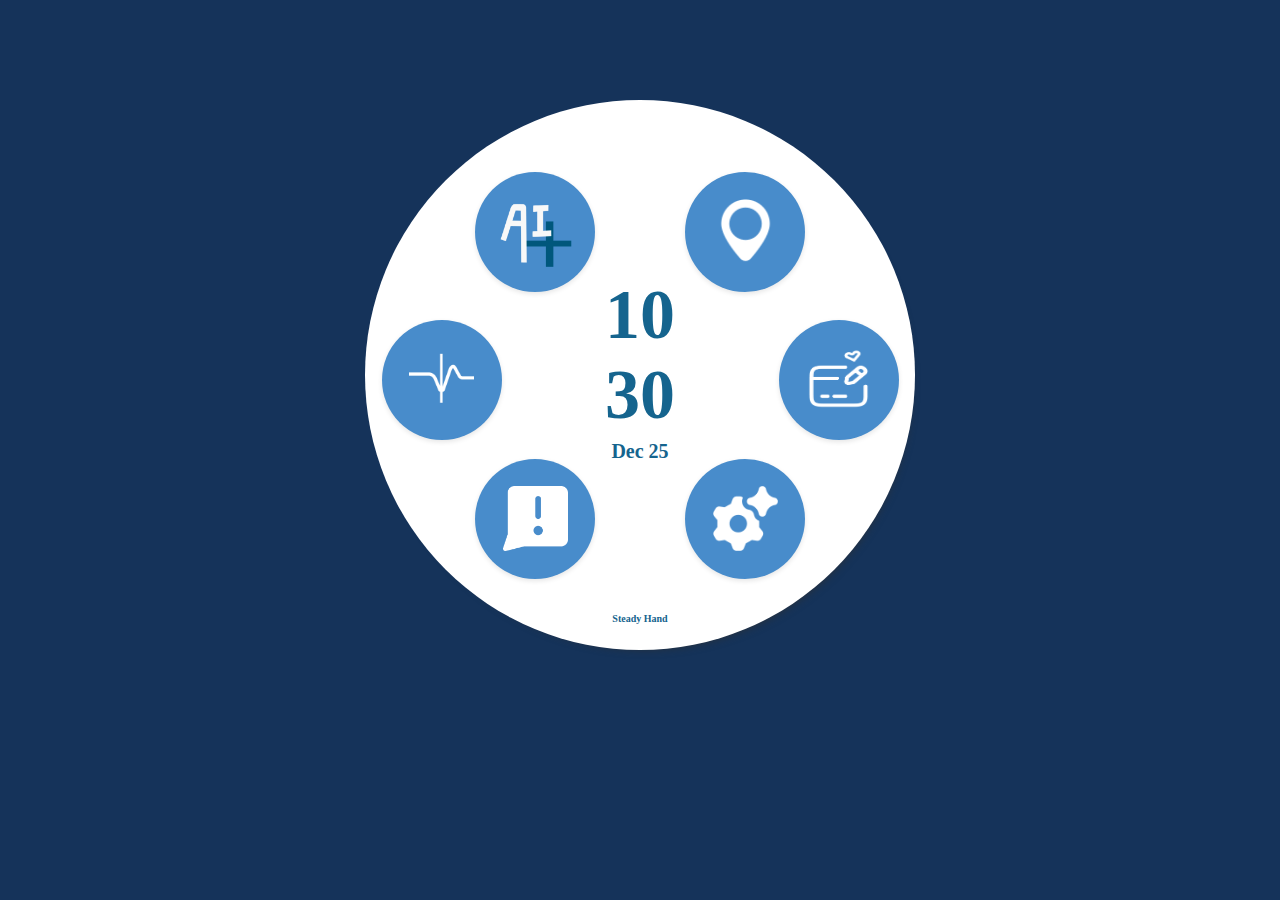
<file: Feng_mo/主畫面/index.html>
<!DOCTYPE html>
<html lang="en">
<head>
    <meta charset="UTF-8">
    <meta name="viewport" content="width=device-width, initial-scale=1.0">
    <link rel="stylesheet" href="./style.css">
    <title>輔具期末</title>
</head>
<body>
    <div class="main">
        <div class="icon-container">
            <!-- 6個圖標按鈕 -->
            <a href="./ai輔助/index4.html" class="icon-btn" id="icon1"><img src="./img/aid.png"></a>
            <a href="./GPS/index7.html" class="icon-btn" id="icon2"><img src="./img/gps.png"></a>
            <a href="./健康與數據/index3.html" class="icon-btn" id="icon3"><img src="./img/healthy.png"></a>
            <a href="./心率/index2.html" class="icon-btn" id="icon4"><img src="./img/heart.png"></a>
            <a href="./通知/index6.html" class="icon-btn" id="icon5"><img src="./img/notify.png "></a>
            <a href="./設定/index5.html" class="icon-btn" id="icon6"><img src="./img/set.png "></a>
        </div>
        <h1>10 <br>30</h1>
        <h3>Dec 25</h3>
        <h2>Steady Hand</h2>
    
    </div>
    
 
</body>
</html>
</file>
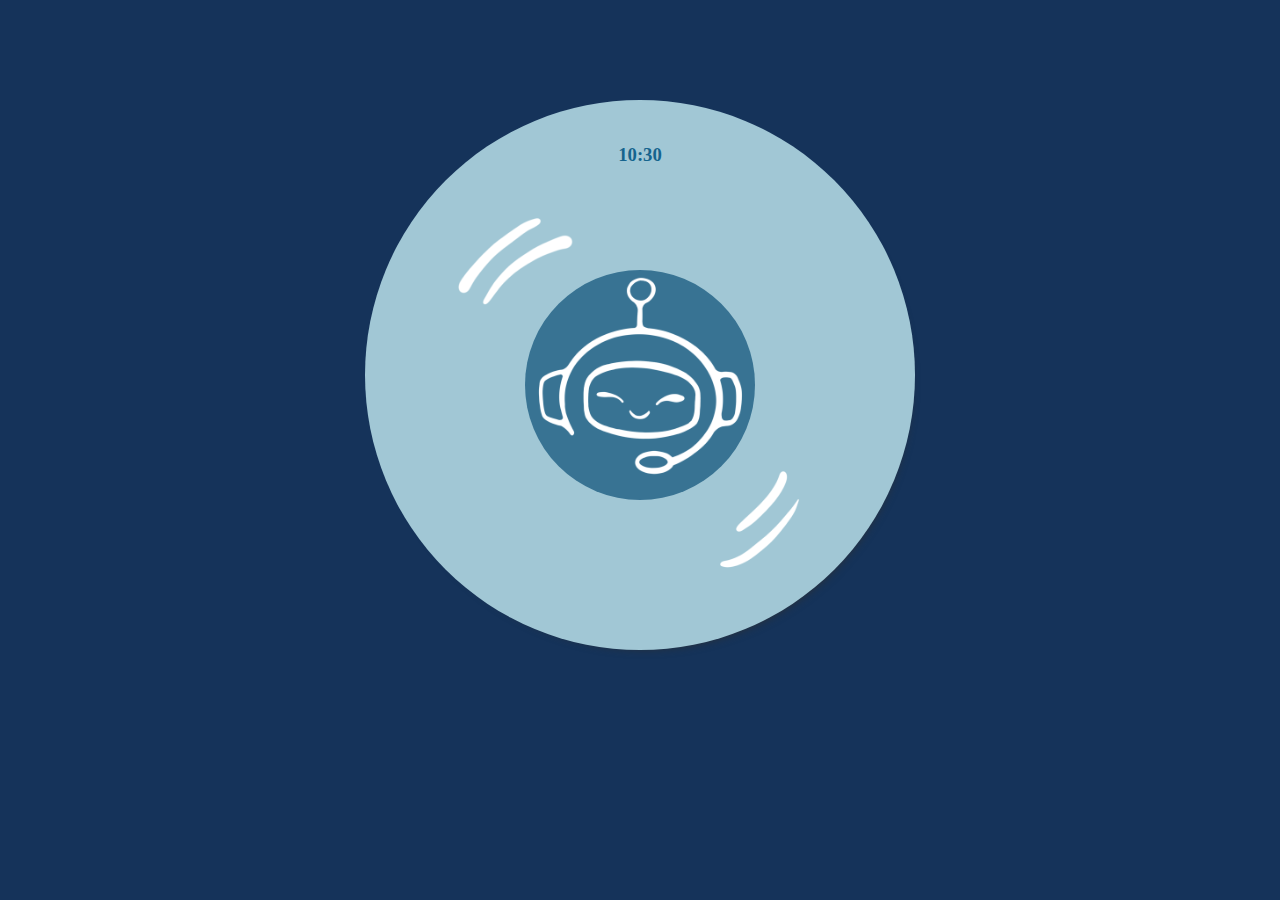
<file: Feng_mo/主畫面/ai輔助/index4.html>
<!DOCTYPE html>
<html lang="en">
<head>
    <meta charset="UTF-8">
    <meta name="viewport" content="width=device-width, initial-scale=1.0">
    <link rel="stylesheet" href="./style4.css">
    <title>輔具期末-健康與數據</title>
</head>
<body>
    <div class="main">
        <h3>10:30</h3>
        <div class="circle">
            <img src="./img/ai.png">
        </div>
  
    </div>
    
    </div>
    
 
</body>
</html>
</file>
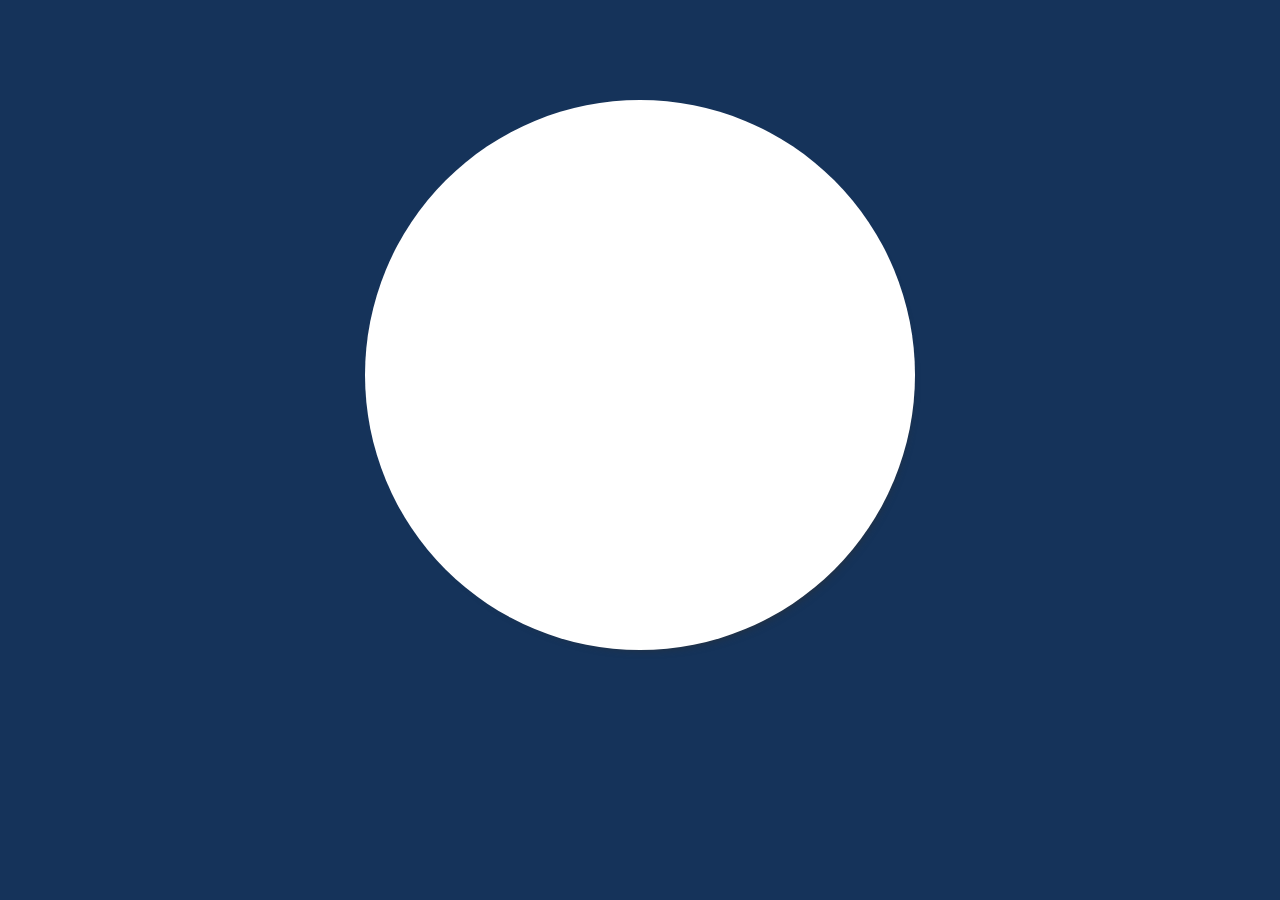
<file: Feng_mo/主畫面/GPS/index7.html>
<!DOCTYPE html>
<html lang="en">
<head>
    <meta charset="UTF-8">
    <meta name="viewport" content="width=device-width, initial-scale=1.0">
    <link rel="stylesheet" href="./style7.css">
    <title>輔具期末-GPS</title>
</head>
<body>
    <div class="main">
        <div class="map-container">
            <iframe id="googleMap"
                src="https://www.google.com/maps/embed?pb=!1m18!1m12!1m3!1d3671.958508852597!2d120.22637600000003!3d23.025295600000014!2m3!1f0!2f0!3f0!3m2!1i1024!2i768!4f13.1!3m3!1m2!1s0x346e771f2995cba5%3A0x3bfd449f1e46ffef!2z5Y2X6Ie656eR5oqA5aSn5a24!5e0!3m2!1szh-TW!2stw!4v1734619117015!5m2!1szh-TW!2stw" 
                style="border:0;" 
                allowfullscreen="" 
                loading="lazy" 
                referrerpolicy="no-referrer-when-downgrade">
            </iframe>
        </div>
    </div>
    
    <script src="map.js"></script>
</body>
</html>
</file>
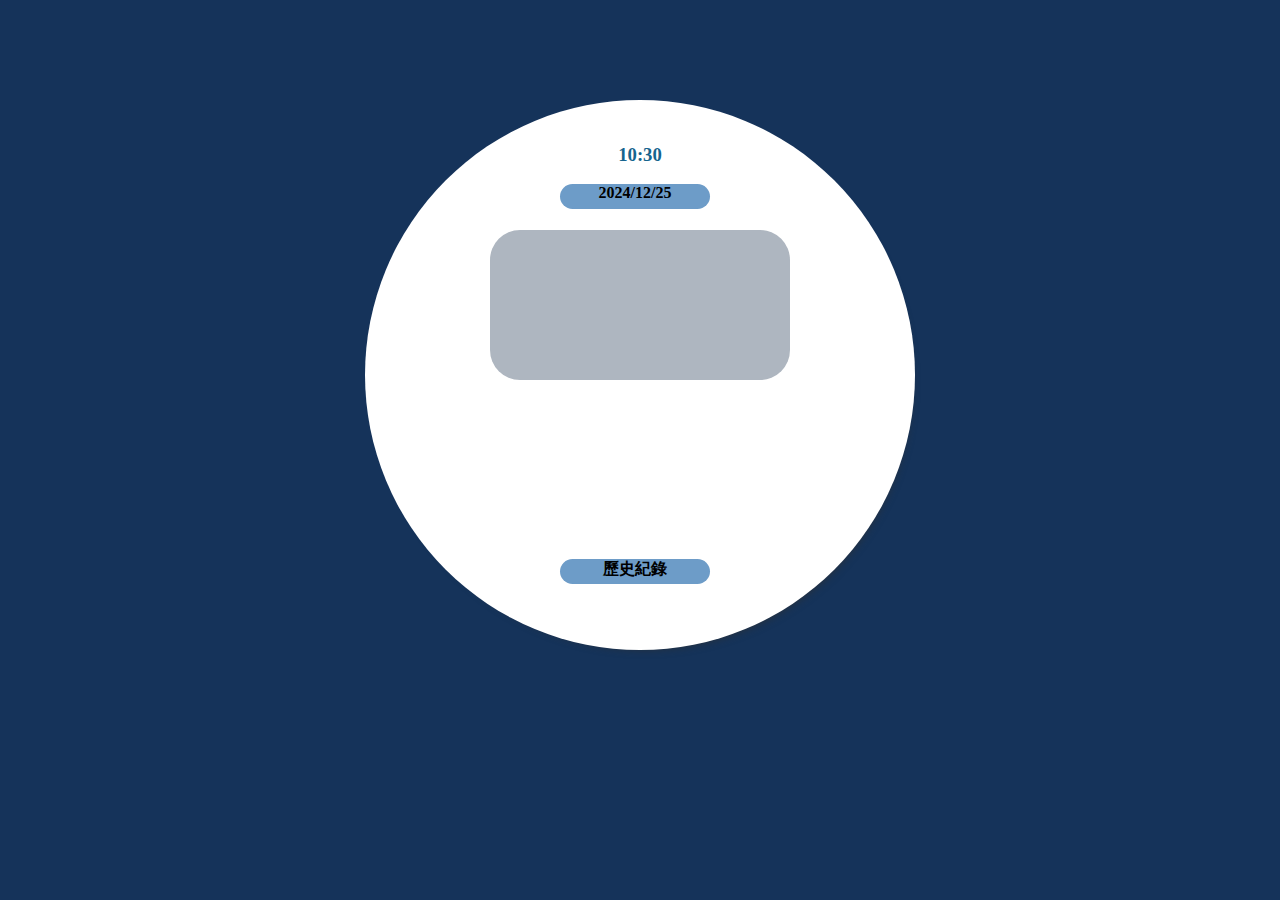
<file: Feng_mo/主畫面/健康與數據/index3.html>
<!DOCTYPE html>
<html lang="en">
<head>
    <meta charset="UTF-8">
    <meta name="viewport" content="width=device-width, initial-scale=1.0">
    <link rel="stylesheet" href="./style3.css">
    <title>輔具期末-健康與數據</title>
</head>
<body>
    <div class="main">
        <h3>10:30</h3>
        <div class="date"><strong>2024/12/25</strong></div>
        <div class="square"></div>
        <div class="date2"><strong>歷史紀錄</strong></div>
  
    </div>
    
    </div>
    
 
</body>
</html>
</file>
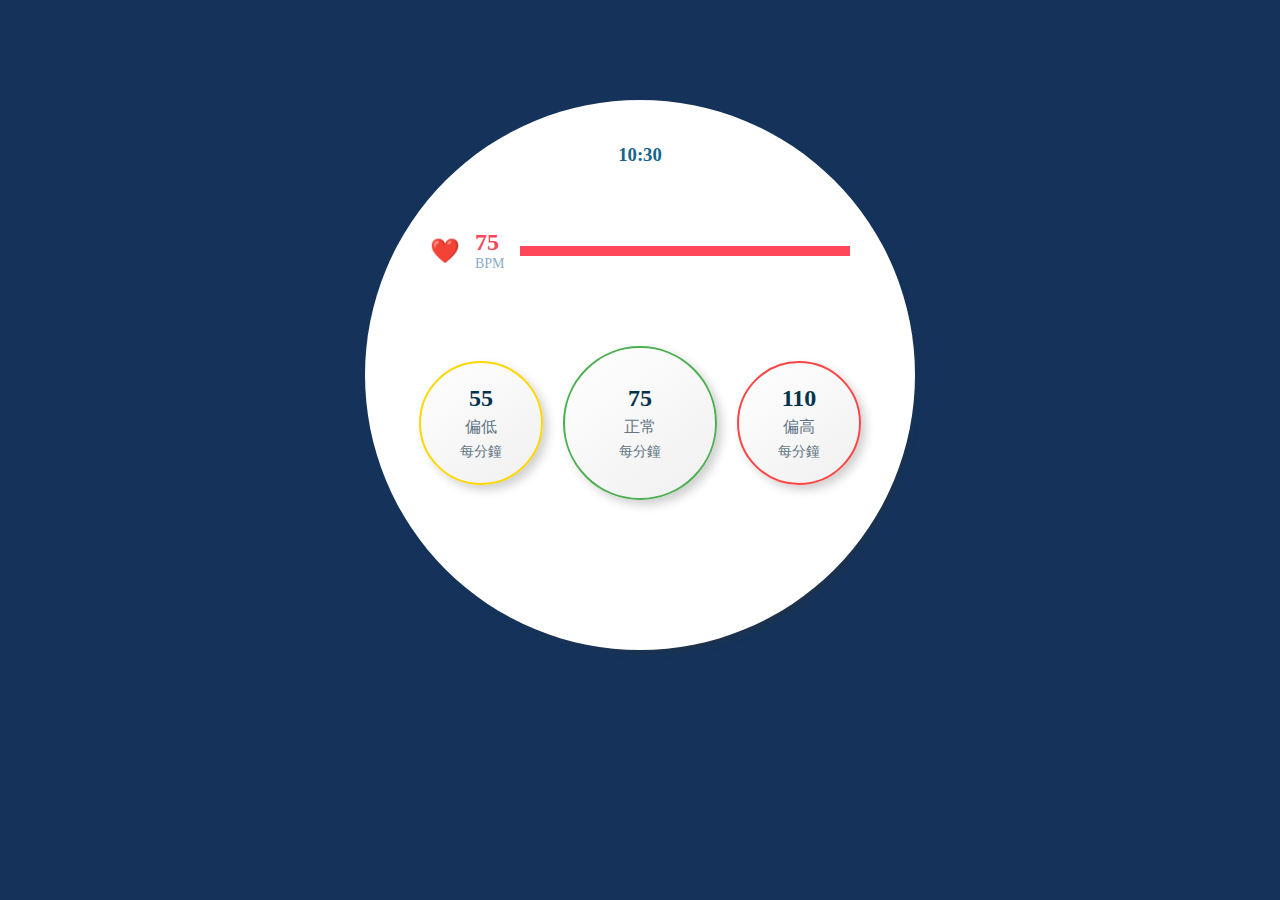
<file: Feng_mo/主畫面/心率/index2.html>
<!DOCTYPE html>
<html lang="en">
<head>
    <meta charset="UTF-8">
    <meta name="viewport" content="width=device-width, initial-scale=1.0">
    <link rel="stylesheet" href="./style2.css">
    <title>輔具期末-心率</title>
</head>
<body>
    <div class="main">
        <h3>10:30</h3>
        <!-- 原有的心率顯示區域 -->
        <div class="heart-rate-container">
            <div class="heart-icon">❤️</div>
            <div class="heart-rate-display">
                <span class="bpm-number">75</span>
                <span class="bpm-text">BPM</span>
            </div>
            <div class="heart-rate-graph">
                <div class="pulse-line"></div>
            </div>
        </div>
        
        <!-- 新增三個圓形顯示區域 -->
        <div class="circles-container">
            <div class="circle small">
                <div class="circle-content">
                    <div class="value">55</div>
                    <div class="label">偏低</div>
                    <div class="bpm-info">每分鐘</div>
                </div>
            </div>
            <div class="circle large">
                <div class="circle-content">
                    <div class="value">75</div>
                    <div class="label">正常</div>
                    <div class="bpm-info">每分鐘</div>
                </div>
            </div>
            <div class="circle small">
                <div class="circle-content">
                    <div class="value">110</div>
                    <div class="label">偏高</div>
                    <div class="bpm-info">每分鐘</div>
                </div>
            </div>
        </div>
    </div>
</body>
</html>
</file>
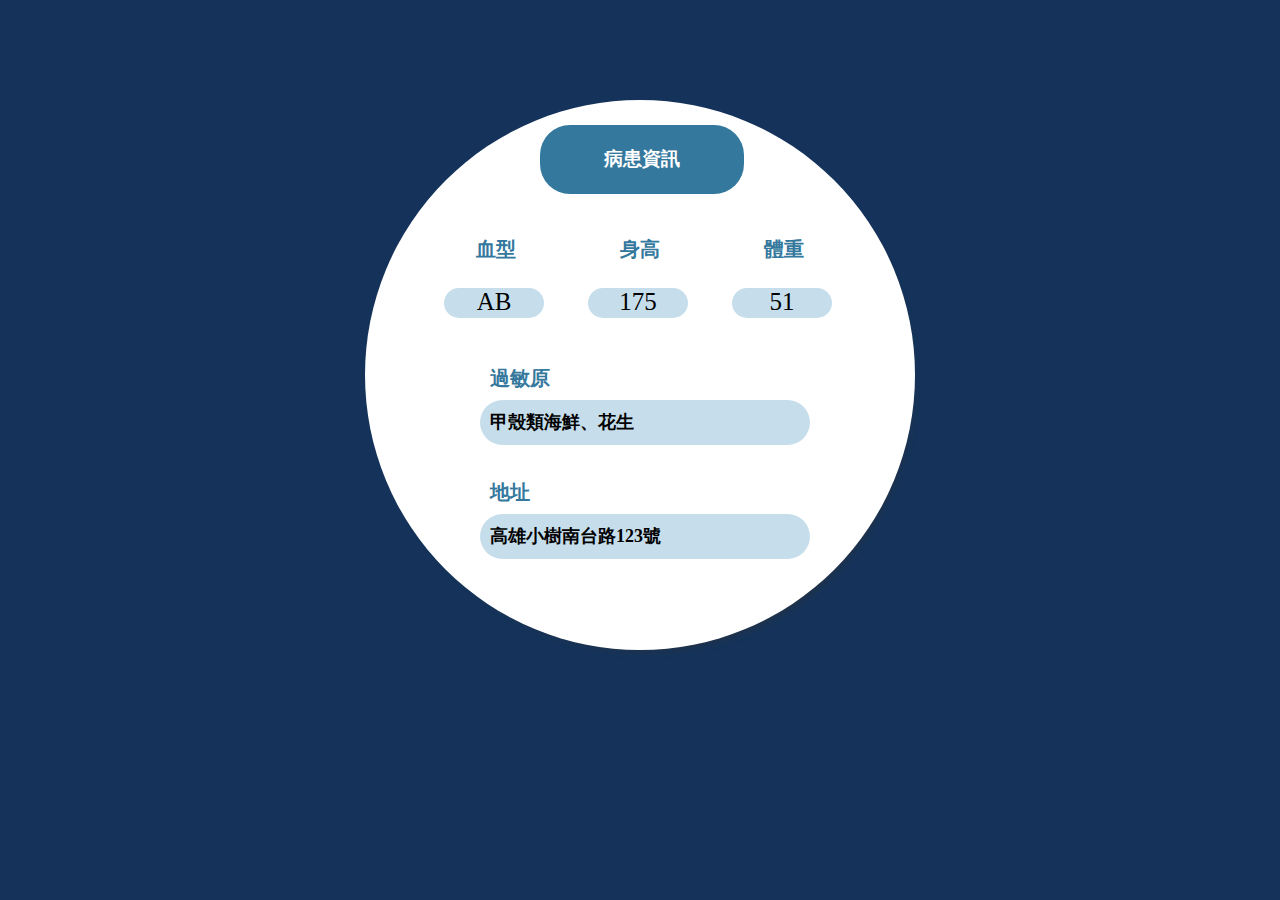
<file: Feng_mo/主畫面/設定/index5-5.html>
<!DOCTYPE html>
<html lang="en">
<head>
    <meta charset="UTF-8">
    <meta name="viewport" content="width=device-width, initial-scale=1.0">
    <link rel="stylesheet" href="./style5-5.css">
    <title>個人資料</title>
</head>
<body>
    <div class="main">
        <div class="title">
            <h3>病患資訊</h3>
        </div>
      <div class="BIG">
         <div class="Numb1">
             <p class="numb"><strong>血型</strong></p>
             <p class="numb2">AB</p>
         </div>
         <div class="Numb1">
             <p class="numb"><strong>身高</strong></p>
             <p class="numb2">175</p>
         </div>
         <div class="Numb1">
             <p class="numb"><strong>體重</strong></p>
             <p class="numb2">51</p>
         </div>
      </div>

      <div class="Down">
        <div class="Numb2">
            <p class="num"><strong>過敏原</strong></p>
            <p class="num2"><strong>甲殼類海鮮、花生</strong></p>
        </div>
        <div class="Numb2">
            <p class="num"><strong>地址</strong></p>
            <p class="num2"><strong>高雄小樹南台路123號</strong></p>
        </div>
      </div>

    </div>
    
</body>
</html>
</file>
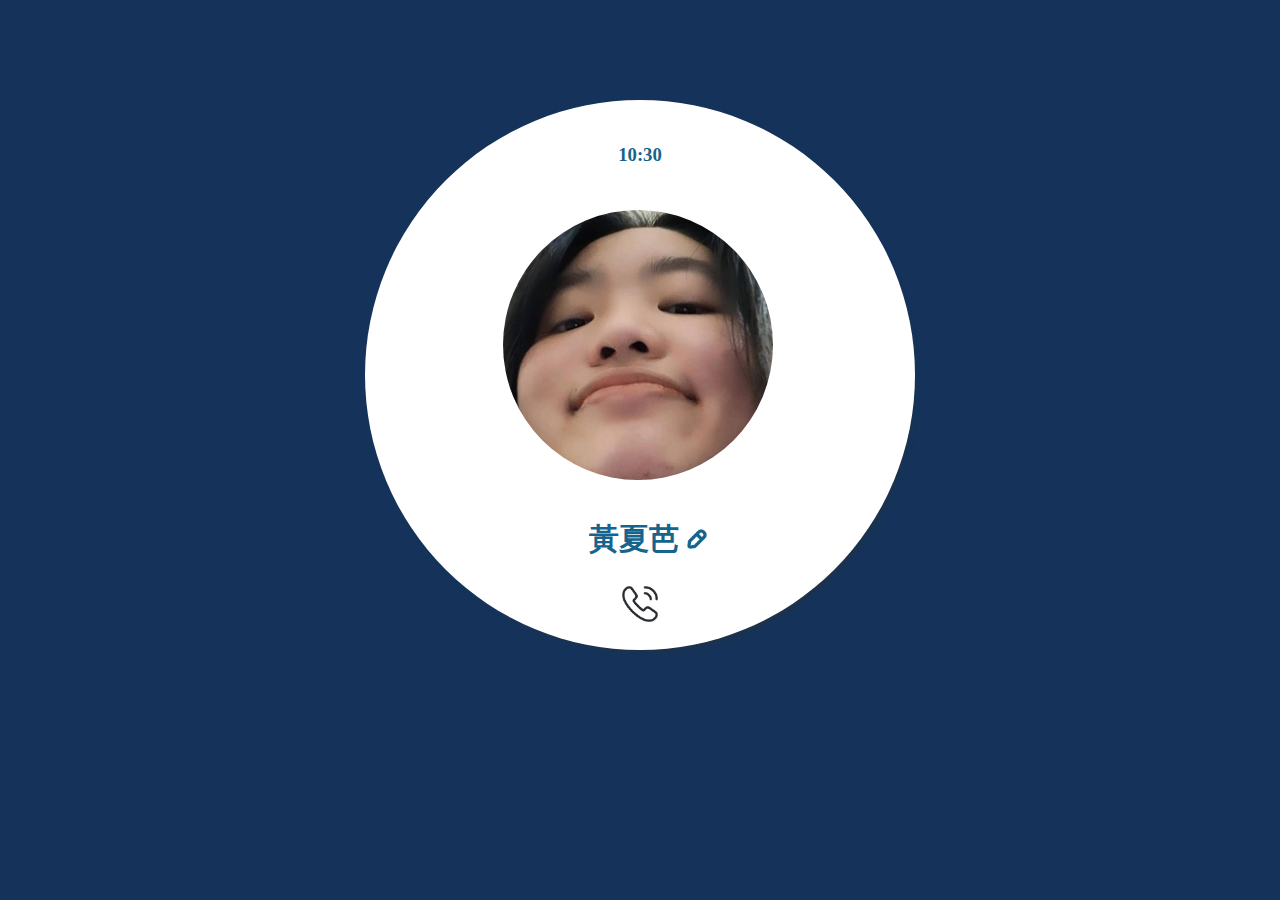
<file: Feng_mo/主畫面/設定/index5.html>
<!DOCTYPE html>
<html lang="en">
<head>
    <meta charset="UTF-8">
    <meta name="viewport" content="width=device-width, initial-scale=1.0">
    <link rel="stylesheet" href="./style5.css">
    <title>輔具期末-設定</title>
</head>
<body>
    <div class="main">
        <h3>10:30</h3>
      
        <div class="icon-container">
            <!-- 6個圖標按鈕 -->
            <a href="./index5-5.html" class="icon-btn" id="icon1"><img src="./img/ba.jpg"></a>
            <div class="name">
                <h2>黃夏芭 <img src="./img/pen.png" ></h2>
            </div>
            
        </div>
        <div class="call">
            <a href=""><img src="./img/Call Calling.png"></a>
        </div>
    </div>
    
 
</body>
</html>
</file>
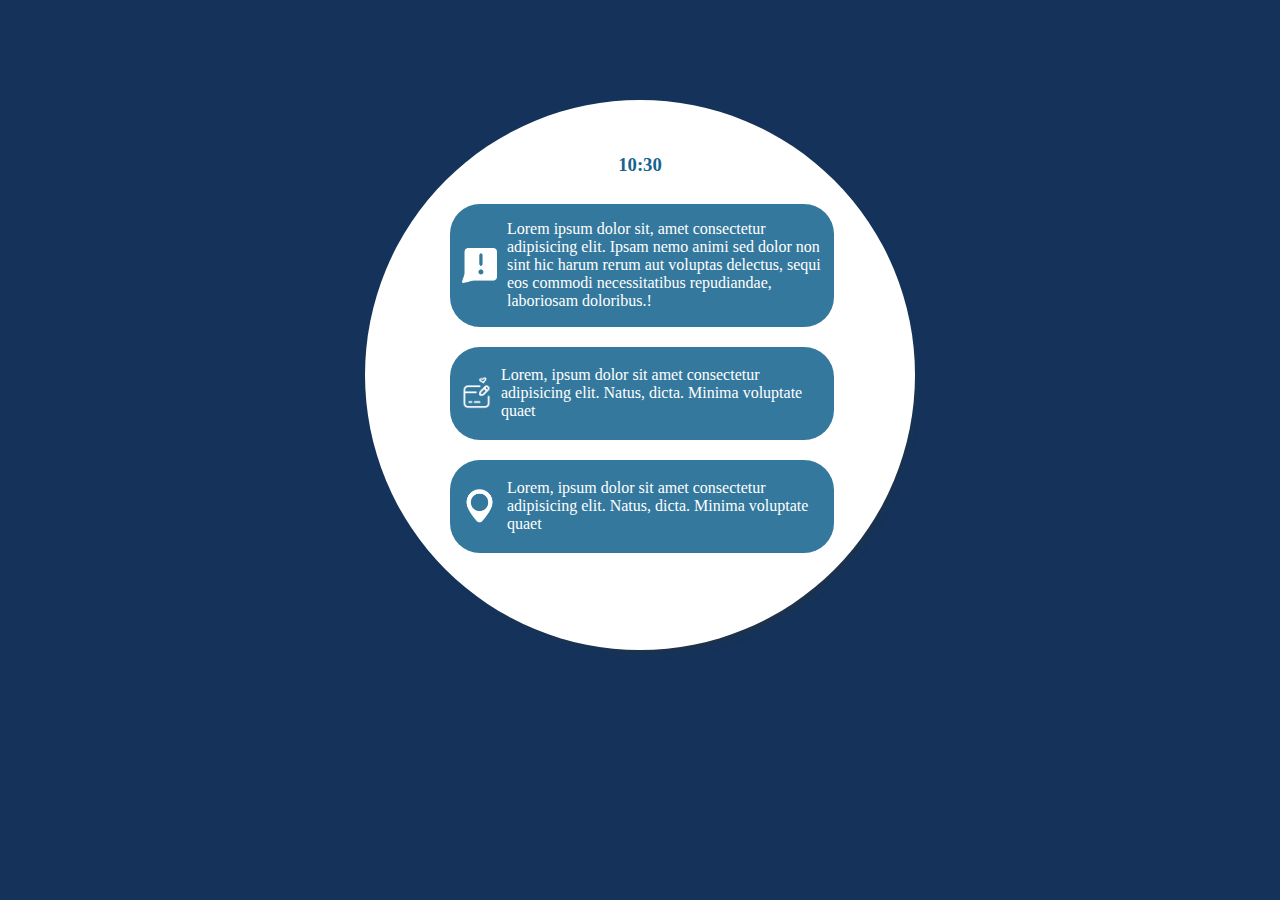
<file: Feng_mo/主畫面/通知/index6.html>
<!DOCTYPE html>
<html lang="en">
<head>
    <meta charset="UTF-8">
    <meta name="viewport" content="width=device-width, initial-scale=1.0">
    <link rel="stylesheet" href="./style6.css">
    <title>輔具期末-通知</title>
</head>
<body>
    <div class="main">
        <h3>10:30</h3>
        <div class="container">
            <img src="./img/notify.png">
            <p>Lorem ipsum dolor sit, amet consectetur adipisicing elit. Ipsam nemo animi sed dolor non sint hic 
                harum rerum aut voluptas delectus, sequi eos commodi necessitatibus repudiandae, laboriosam doloribus.!</p>
         </div>
         <div class="container2">
            <img src="./img/healthy.png">
            <p>Lorem, ipsum dolor sit amet consectetur adipisicing elit. Natus, dicta. Minima voluptate quaet</p>
         </div>
         <div class="container2">
            <img src="./img/gps.png">
            <p>Lorem, ipsum dolor sit amet consectetur adipisicing elit. Natus, dicta. Minima voluptate quaet</p>
         </div>
    </div>
    
    </div>
    
 
</body>
</html>
</file>
<file: Feng_mo/主畫面/style.css>
*{
    position: relative;
    
}

body{
    background-color: rgb(21, 51, 90);

}
.main{
    height: 500px;
    width: 500px;
    margin: 100px auto;
    padding: 25px;
    box-shadow:5px 8px 10px -10px rgb(47, 48, 48) ;
    border-radius: 50%;
    background-color: rgb(255, 255, 255);
    overflow: hidden;
}

h1{
    margin: 150px 150px 0  150px;
    text-align: center;
    font-size: 70px;
    color: #15648e;
}
h2{
    margin: 150px auto;
    text-align: center;
    font-size: 10px;
    color: #15648e;
}
h3{
    margin: 5px 0 0 0;
    text-align: center;
    font-size: 20px;
    color: #15648e;
}

.button{
    position: absolute;
    right: 70px;
    bottom: 250px;
    height: 80px;
    width: 80px;
    margin: 100px auto;
    padding: 25px;
    border-radius: 50%;
    background-color: rgb(72, 140, 203);
}

.icon-container {
    position: absolute;
    width: 100%;
    height: 100%;
    top: 0;
    left: 0;
}

.icon-btn img{
    width: 65px;
    height: 65px;

}

.icon-btn {
    position: absolute;
    width: 120px;
    height: 120px;
    background: #ffffff;
    border-radius: 50%;
    display: flex;
    align-items: center;
    justify-content: center;
    text-decoration: none;
    font-size: 24px;
    box-shadow: 0 2px 5px rgba(0,0,0,0.1);
    transition: transform 0.3s, box-shadow 0.3s;
    background-color: rgb(72, 140, 203);
}

#icon1 img{
    width: 120px;
    height: 120px;
    right: 5px;

}

.icon-btn:hover {
    transform: scale(1.1);
    box-shadow: 0 4px 8px rgba(0,0,0,0.2);
    background-color: rgb(64, 122, 177);
}

/* 定位每個圖標 */
#icon1 { top: 13%; left: 20%; }
#icon2 { top: 13%; right: 20%; }
#icon3 { top: 40%; right: 3%; }
#icon6 { bottom: 13%; right: 20%; }
#icon5 { bottom: 13%; left: 20%; }
#icon4 { top: 40%; left: 3%; }

.time-display {
    position: absolute;
    top: 50%;
    left: 50%;
    transform: translate(-50%, -50%);
    text-align: center;
}
</file>
<file: Feng_mo/主畫面/ai輔助/style4.css>
*{
    position: relative;
    
}

body{
    background-color: rgb(21, 51, 90);

}
.main{
    height: 500px;
    width: 500px;
    margin: 100px auto;
    padding: 25px;
    box-shadow:5px 8px 10px -10px rgb(47, 48, 48) ;
    border-radius: 50%;
    background-color: rgb(161, 199, 213);
    overflow: hidden;
}

h3{
    text-align: center;
    color: #15648e;
}

.circle{
    position: absolute;
    top: 170px;
    left: 160px;
    width: 230px;
    height: 230px;
    border-radius: 50%;
    background-color: #387393;
}

.circle img{
    width: 450px;
    height: 450px;
    bottom: 110px;
    right: 110px;
}
</file>
<file: Feng_mo/主畫面/GPS/style7.css>
*{
    position: relative;
    
}

body{
    background-color: rgb(21, 51, 90);

}
.main{
    height: 500px;
    width: 500px;
    margin: 100px auto;
    padding: 25px;
    box-shadow:5px 8px 10px -10px rgb(47, 48, 48) ;
    border-radius: 50%;
    background-color: rgb(255, 255, 255);
    overflow: hidden;
    position: relative;
}

.map-container {
    position: absolute;
    top: 0;
    left: 0;
    width: 100%;
    height: 100%;
    border-radius: 50%;
    overflow: hidden;
}

#googleMap {
    width: 100%;
    height: 100%;
    transform: scale(1.2); /* 稍微放大地圖以覆蓋圓形邊緣 */
}

h3{
    text-align: center;
    color: #15648e;
}

#map {
    width: 10%;
    height: 400px;
    margin-bottom: 10px;
    border-radius: 50%;
}

iframe{
    right: 20px;
}
</file>
<file: Feng_mo/主畫面/健康與數據/style3.css>
*{
    position: relative;
    
}

body{
    background-color: rgb(21, 51, 90);

}
.main{
    height: 500px;
    width: 500px;
    margin: 100px auto;
    padding: 25px;
    box-shadow:5px 8px 10px -10px rgb(47, 48, 48) ;
    border-radius: 50%;
    background-color: rgb(255, 255, 255);
    overflow: hidden;
}

h3{
    text-align: center;
    color: #15648e;
}

.date{
    text-align: center;
    width: 150px;
    height: 25px;
    background-color: rgb(109, 156, 200);
    border-radius: 50px;
    left: 170px;
}

.square{
    position: absolute;
    left: 125px;
    bottom: 270px;
    background-color: rgb(174, 182, 192);
    width: 300px;
    height: 150px;
    border-radius: 30px;
}

.date2{
    width: 150px;
    height: 25px;
    text-align: center;
    top: 350px;
    left: 170px;
    background-color: rgb(109, 156, 200);
    border-radius: 50px;
}
</file>
<file: Feng_mo/主畫面/心率/style2.css>
*{
    position: relative;
    
}

body{
    background-color: rgb(21, 51, 90);

}
.main{
    height: 500px;
    width: 500px;
    margin: 100px auto;
    padding: 25px;
    box-shadow:5px 8px 10px -10px rgb(47, 48, 48) ;
    border-radius: 50%;
    background-color: rgb(255, 255, 255);
    overflow: hidden;
}

h3{
    text-align: center;
    color: #15648e;
}

/* 心率容器樣式 */
.heart-rate-container {
    background: rgba(255, 255, 255, 0.1);
    border-radius: 15px;
    padding: 20px;
    margin: 20px;
    display: flex;
    align-items: center;
    gap: 15px;
}

.heart-icon {
    font-size: 24px;
    animation: pulse 1s infinite;
}

.heart-rate-display {
    display: flex;
    flex-direction: column;
}

.bpm-number {
    font-size: 24px;
    font-weight: bold;
    color: #ff4757;
}

.bpm-text {
    font-size: 14px;
    color: #8babcb;
}

.heart-rate-graph {
    flex-grow: 1;
    height: 90px;
    position: relative;
    overflow: hidden;
}

.pulse-line {
    position: absolute;
    width: 100%;
    height: 10px;
    background: #ff4757;
    top: 50%;
    transform: translateY(-50%);
    animation: pulse-wave 2s infinite linear;
}

/* 動畫效果 */
@keyframes pulse {
    0% { transform: scale(1); }
    50% { transform: scale(2.1); }
    100% { transform: scale(1); }
}

@keyframes pulse-wave {
    0% {
        clip-path: polygon(0 0, 15% 0, 25% 100%, 35% 0, 45% 100%, 55% 0, 65% 100%, 75% 0, 85% 100%, 95% 0, 100% 0, 100% 100%, 0 100%);
    }
    100% {
        clip-path: polygon(0 0, 25% 0, 35% 100%, 45% 0, 55% 100%, 65% 0, 75% 100%, 85% 0, 95% 100%, 100% 0, 100% 100%, 0 100%);
    }
}

.circles-container {
    display: flex;
    justify-content: center;
    align-items: center;
    gap: 20px;
    margin-top: 30px;
}

.circle {
    border-radius: 50%;
    background: linear-gradient(145deg, #ffffff, #f0f0f0);
    box-shadow: 5px 5px 10px #d1d1d1,
                -5px -5px 10px #ffffff;
    display: flex;
    justify-content: center;
    align-items: center;
    transition: transform 0.3s ease;
    animation: pulse 2s infinite;
}

.circle:hover {
    transform: scale(1.05);
}

.circle.small {
    width: 120px;
    height: 120px;
}

.circle.large {
    width: 150px;
    height: 150px;
}

.circle-content {
    text-align: center;
}

.value {
    font-size: 24px;
    font-weight: bold;
    color: #06324c;
}

.label {
    font-size: 16px;
    color: #627684;
    margin: 5px 0;
}

.bpm-info {
    font-size: 14px;
    color: #627684;
}

@keyframes pulse {
    0% {
        transform: scale(1);
    }
    50% {
        transform: scale(1.08);
    }
    100% {
        transform: scale(1);
    }
}

/* 為不同狀態設置不同的顏色 */
.circle:nth-child(1) {
    border: 2px solid #ffd700;
}

.circle:nth-child(2) {
    border: 2px solid #4CAF50;
}

.circle:nth-child(3) {
    border: 2px solid #ff4444;
}
</file>
<file: Feng_mo/主畫面/設定/style5-5.css>
*{
    position: relative;
    
}

body{
    background-color: rgb(21, 51, 90);

}
.main{
    height: 500px;
    width: 500px;
    margin: 100px auto;
    padding: 25px;
    box-shadow:5px 8px 10px -10px rgb(47, 48, 48) ;
    border-radius: 50%;
    background-color: rgb(255, 255, 255);
    overflow: hidden;
}
.title{
    justify-content: center;
    align-items: center;
    margin-bottom: 20px;
    padding: 2px 2px 2px 2px;
    background-color: #34789d;
    height: 65px;
    width: 200px;
    left: 150px;
    border-radius: 30px;
}
h3{
    text-align: center;
    color: #ffffff;
}

.BIG{
    display: flex;
    justify-content: center;
}

.Numb1{
    margin: 0px 20px;
}

.Numb1 .numb{
    text-align: center;
    font-size: 20px;
    padding: 2px 2px 2px 2px;
    height: 25px;
    width: 100px;
    border-radius: 30px;
    color: #34789d;
}

.Numb1 .numb2{
    text-align: center;
    font-size: 25px;
    background-color: #c6deeb;
    height: 30px;
    width: 100px;
    border-radius: 30px;
}

.Down{
    display: flex;
    flex-direction: column;
    padding-left: 50px;
}

.Numb2{
    margin: 2px 30px;
}

.Numb2 .num{
    text-align: left;
    font-size: 20px;
    height: 25px;
    width: 100px;
    border-radius: 30px;
    color: #34789d;

}

.Numb2 .num2{
    text-align: left;
    font-size: 18px;
    height: 35px;
    width: 320px;
    border-radius: 30px;
    background-color: #c6deeb;

}

.Numb2 p{
    margin: 10px;
    padding-left: 10px;
    padding-top: 10px;
}
</file>
<file: Feng_mo/主畫面/設定/style5.css>
*{
    position: relative;
    
}

body{
    background-color: rgb(21, 51, 90);

}
.main{
    height: 500px;
    width: 500px;
    margin: 100px auto;
    padding: 25px;
    box-shadow:5px 8px 10px -10px rgb(47, 48, 48) ;
    border-radius: 50%;
    background-color: rgb(255, 255, 255);
    overflow: hidden;
}

h3{
    text-align: center;
    color: #15648e;
}

.icon-container {
    position: absolute;
    width: 100%;
    height: 100%;
    top: 0;
    left: 0;
    justify-content: center;
}

.icon-btn img{
    width: 270px;
    height: 270px;
    border-radius: 50%;
}

#icon1 { top: 20%; left: 25%; }

.name{
    position: absolute;
    justify-content: center;
    width: 100%;
    height: 100%;
}

h2{
    text-align: center;
    color: #15648e;
    font-size: 30px;
    top: 120px;
    left: 8px;
}

.name img{
    color: #000;
    width: 20px;
}
.call img{
    width: 40px;
    height: 40px;
    left: 230px;
    top: 400px;
}
</file>
<file: Feng_mo/主畫面/通知/style6.css>
*{
    position: relative;
    
}

body{
    background-color: rgb(21, 51, 90);

}
.main{
    height: 500px;
    width: 500px;
    margin: 100px auto;
    padding: 25px;
    box-shadow:5px 8px 10px -10px rgb(47, 48, 48) ;
    border-radius: 50%;
    background-color: rgb(255, 255, 255);
    overflow: hidden;
}

h3{
    text-align: center;
    color: #15648e;
    padding: 10px;
}

.container{
    display: flex;
    align-items: center;
    margin-bottom: 20px;
    padding: 1px 2px 2px 2px;
    background-color: #34789d;
    height: 120px;
    width: 380px;
    left: 60px;
    border-radius: 30px;
}

.container2{
    display: flex;
    align-items: center;
    margin-bottom: 20px;
    padding: 1px 2px 2px 2px;
    background-color: #34789d;
    height: 90px;
    width: 380px;
    left: 60px;
    border-radius: 30px;
}

.container,.container2 p{
    color: #ffffff;
}
.container img{
    margin: 10px;
    width: 35px;
    height: 35px;
}

.container2 img{
    margin: 10px;
    width: 35px;
    height: 35px;
}
</file>
